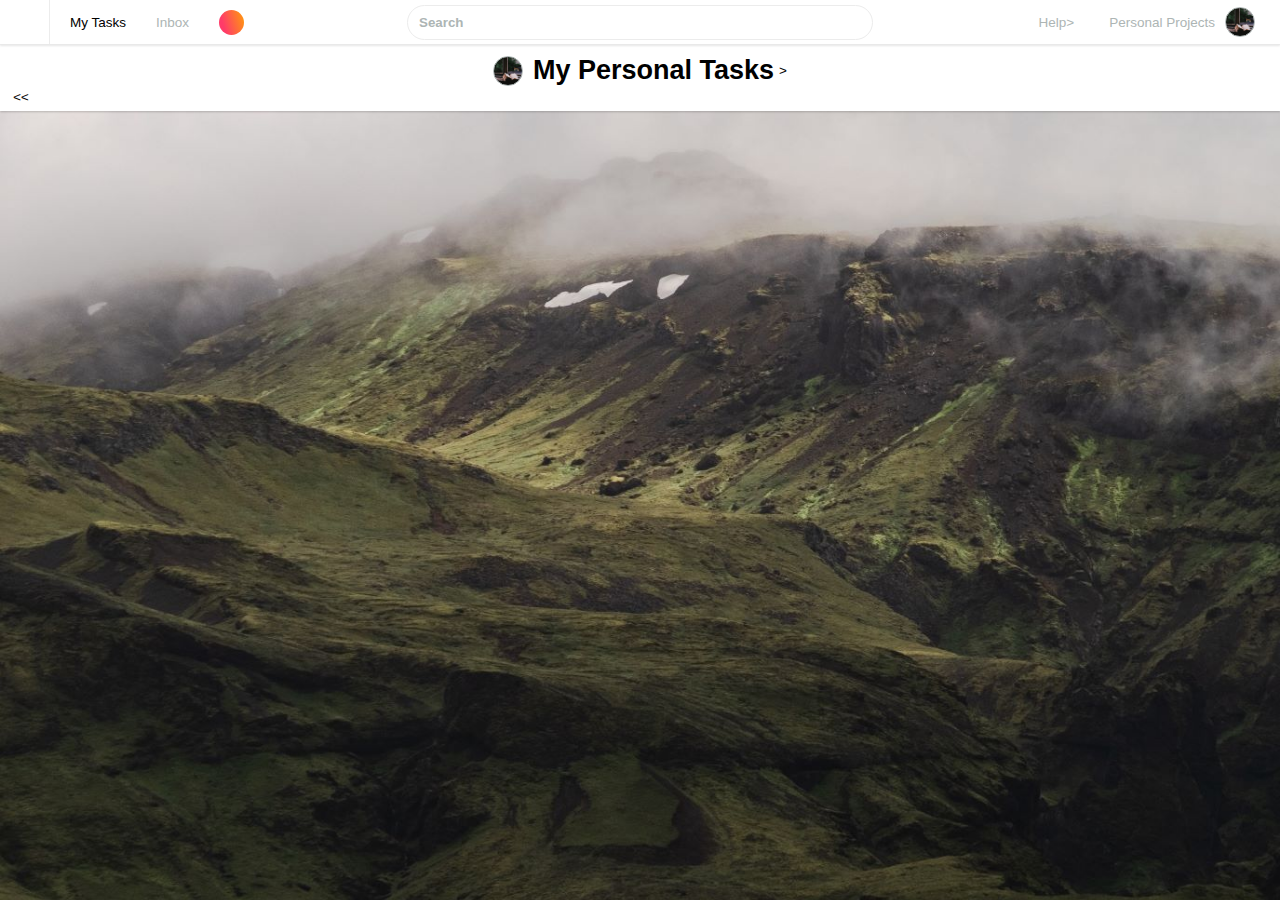
<file: index.htm>
<!DOCTYPE html>
<html lang="en">
<head>
   <meta charset="UTF-8">
   <meta name="viewport" content="width=device-width, initial-scale=1.0">
   <meta http-equiv="X-UA-Compatible" content="ie=edge">
   <title>Quero_Tasks</title>
   <link rel="stylesheet" href="styles.css">
   <link rel="stylesheet" href="app/tasks/css/edit.css">
   <link rel="stylesheet" href="app/tasks/css/list.css">
   <link rel="stylesheet" href="app/tasks/css/tasks.css">

</head>
<body>
   <div class="grid">
      <header class="header">
         <div class="header__left">
            <div href="#" class="header__menu">
               <a href="#" class="header__menu-link"></a>
            </div>
            <a href="#" class="header__mytasks">
               My Tasks
            </a>
            <a href="#" class="header__inbox">
               <span>Inbox</span>
            </a>
            <a href="#" class="header__plus"></a>
         </div>
         <div class="header__middle">
            <form class="header__form" action="#" method="GET" onsubmit="return false" role="search">
               <div class="header__lens-icon"></div>
               <input class="header__input" type="text" placeholder="Search"/>
            </form>
         </div>
         <div class="header__right">
            <a href="#" class="header__help">
               Help
               <span class="header__arrow">></span>
            </a>
            <a href="#" class="header__projects">
               Personal Projects
            </a>
            <div class="header__user-img"></div>
         </div>
      </header>
      <main class="main">
         <div class="main___head">
         <div class="main__row">
            <div class="main__user-img"></div>
            <h1 class="main__title">My Personal Tasks</h1>
            <span class="main__arrow">></span>
         </div> 
         <div class="main__row-2">
            <span class="main__double-arrow">>></span>
         </div>
         </div>
         <div class="main__body">
            <!--
            <div class="tasks">
               <div class="tasks__l-box">
                  <div class="tasks__box">
                     <div class="tasks__header">
                        <button type="button" class="tasks__add">Add Task</button>
                        <button type="button" class="tasks__config"></button>
                     </div>
                     <div class="tasks__body">
                        <ul class="tasks__list">
                           <div class="tasks__line">
                              <li class="task">
                                 <button type="button" class="task__badge">
                                    <span class="task__badge-l">L</span>
                                 </button>
                                 <p class="task__text">Work it Harder</p>
                              </li>
                           </div>
                           <div class="tasks__line">
                              <li class="task">
                                 <button type="button" class="task__badge">
                                    <span class="task__badge-l">L</span>
                                 </button>
                                 <p class="task__text">Make it better</p>
                              </li>
                           </div>
                           <div class="tasks__line">
                           </div>
                           <div class="tasks__line">
                           </div>
                           <div class="tasks__line">
                           </div>
                           <div class="tasks__line">
                           </div>
                           <div class="tasks__line">
                           </div>
                           <div class="tasks__line">
                           </div>
                        </ul>
                     </div>
                  </div>
               </div>
               <div class="edit">
                  <div class="edit__box">
                     <div class="edit__header">
                        <div class="edit__user-img"></div>
                        <div class="edit__user-name">Roger Garcia</div>
                        <div class="edit__user-status"></div>
                        <button class="edit__date">
                           <div class="edit__date-icon"></div>
                           <div class="edit__date-text">Due Date</div>
                        </button>
                        <button class="edit__button"></button>
                        <button class="edit__button"></button>
                        <button class="edit__button"></button>
                        <button class="edit__button"></button>
                        <button class="edit__close">
                           <span class="edit__close-text">+</span>
                        </button>
                     </div>
                     <div class="edit__body">
                        <form action="#" class="edit__form">
                           <div class="edit__title-box">
                              <button class="edit__badge">
                                 <span class="edit__badge-l">L</span>
                              </button>
                              <input type="text" class="edit__title" placeholder="New Task" />
                           </div>
                           <textarea type="text" class="edit__description"
                              placeholder="Description" rows="3"
                           ></textarea>
                        </form>
                     </div>
                  </div>
               </div>
            </div>
            -->
         </div>
      </main>
      <script>
         _ = {}
      </script>
      <script src="app/model.js"></script>
      <script src="app/app.js"></script>
      <script src="app/tasks/tasksView.js"></script>
      <script src="app/tasks/listView.js"></script>
      <script src="app/tasks/editView.js"></script>
      <script src="app/tasks/tasksController.js"></script>
      <script src="app/tasks/tasks.js"></script>
      <script src="app/lib/lib.js"></script>
      <script src="main.js"></script>
   </div>
</body>
</html>
</file>
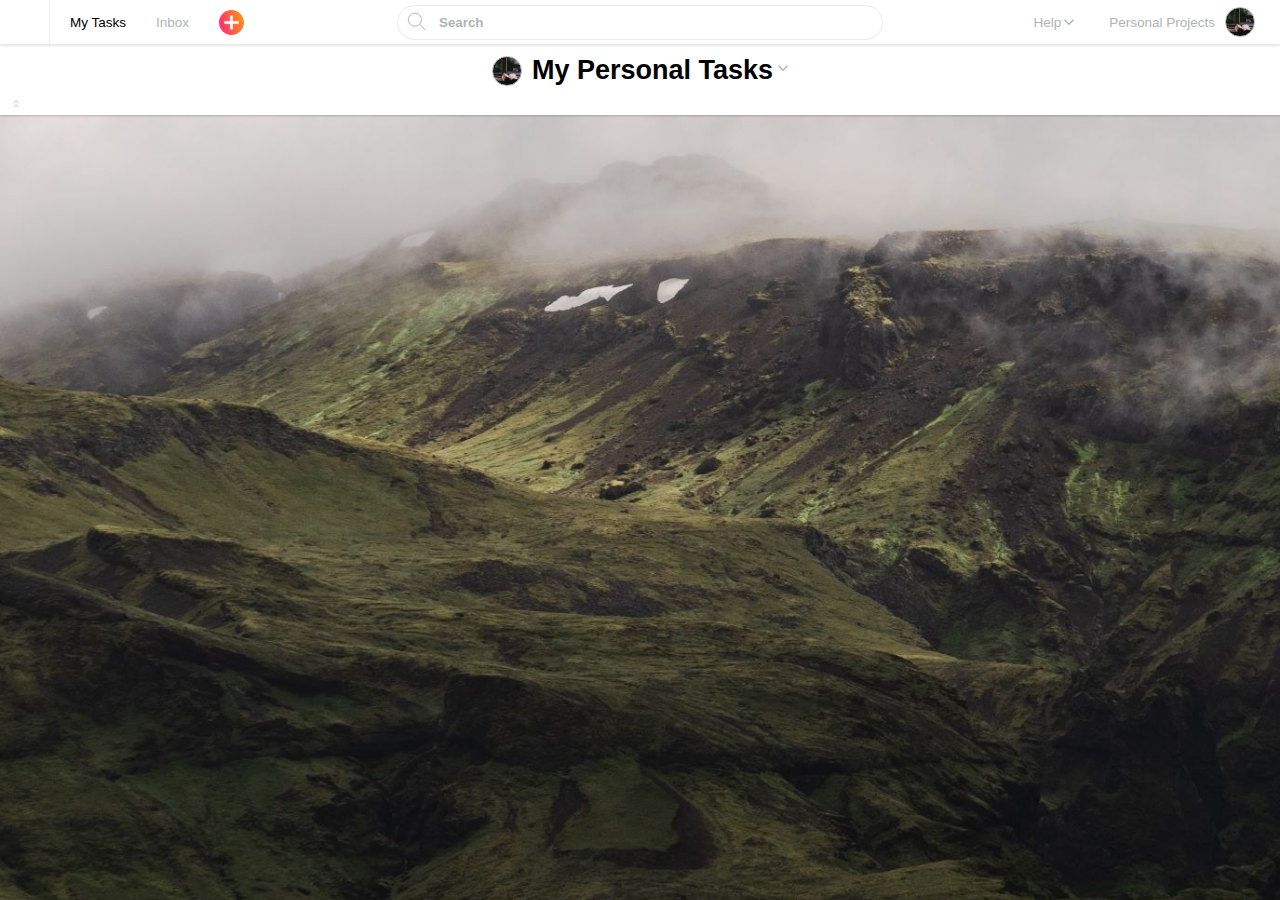
<file: index.html>
<!DOCTYPE html>
<html lang="en">
<head>
   <meta charset="UTF-8">
   <meta name="viewport" content="width=device-width, initial-scale=1.0">
   <meta http-equiv="X-UA-Compatible" content="ie=edge">
   <title>Quero_Tasks</title>
   <link rel="stylesheet" href="styles.css">
   <link rel="stylesheet" href="app/tasks/css/edit.css">
   <link rel="stylesheet" href="app/tasks/css/list.css">
   <link rel="stylesheet" href="app/tasks/css/tasks.css">

</head>
<body>
   <div class="grid">
      <header class="header">
         <div class="header__left">
            <div href="#" class="header__menu">
               <a href="#" class="header__menu-link">
                  <span class="js-icon header__menu-icon" data-id="menu"></span>
               </a>
            </div>
            <a href="#" class="header__mytasks">
               My Tasks
            </a>
            <a href="#" class="header__inbox">
               <span>Inbox</span>
            </a>
            <a href="#" class="header__plus">
               <span class="js-icon" data-id="plus"></span>
            </a>
         </div>
         <div class="header__middle">
            <form class="header__form" action="#" method="GET"  role="search">
               <div class="header__lens">
                  <span class="js-icon header__lens-icon" data-id="lens"></span>
               </div>
               <input class="header__input" type="text" placeholder="Search"/>
            </form>
         </div>
         <div class="header__right">
            <a href="#" class="header__help">
               Help
               <span class="js-icon header__help-arrow" data-id="arrow"></span>
            </a>
            <a href="#" class="header__projects">
               Personal Projects
            </a>
            <div class="header__user-img"></div>
         </div>
      </header>
      <main class="main">
         <div class="main___head">
         <div class="main__row">
            <div class="main__user-img"></div>
            <h1 class="main__title">My Personal Tasks</h1>
            <span class="js-icon main__arrow" data-id="arrow"></span>
         </div> 
         <button type="button" class="main__row-2">
            <span class="js-icon main__double-arrow" data-id="arrow"></span>
            <span class="js-icon main__double-arrow" data-id="arrow"></span>
         </button>
         </div>
         <div class="main__body">
         </div>
      </main>
   </div>


    
   <!--ICONS-->
   <svg class="js-template" data-id="arrow" xmlns:xlink="http://www.w3.org/1999/xlink" xmlns="http://www.w3.org/2000/svg"
      version="1.1" viewBox="0.0 0.0 250.0 250.0" fill="none" stroke="none" stroke-linecap="square" stroke-miterlimit="10">
      <g>
         <path stroke="unset" stroke-width="34.0" stroke-linejoin="round" stroke-linecap="butt"
            d="m237.17455 67.26206l-112.4059 115.47808l-111.9441 -115.00609" fill-rule="evenodd"/>
      </g>
   </svg>

   <svg class="js-template" data-id="plus" version="1.1" viewBox="0.0 0.0 500.0 500.0" fill="none" stroke="none" stroke-linecap="square" stroke-miterlimit="10"
      xmlns:xlink="http://www.w3.org/1999/xlink" xmlns="http://www.w3.org/2000/svg">
      <g >
         <path stroke="#ffffff" fill="#ffffff" stroke-width="9.0" stroke-linejoin="round" stroke-linecap="butt" d="m16.88046 208.48038l191.59991 0l0 -187.57243l83.039246 0l0 187.57243l191.59991 0l0 83.039246l-191.59991 0l0 187.57242l-83.039246 0l0 -187.57242l-191.59991 0z"
            fill-rule="evenodd" />
      </g>
   </svg>

   <svg class="js-template" data-id="mark" version="1.1" viewBox="0.0 0.0 500.0 500.0" fill="none" stroke="none" stroke-linecap="square" stroke-miterlimit="10"
      xmlns="http://www.w3.org/2000/svg" xmlns:xlink="http://www.w3.org/1999/xlink">
      <g >
      <path stroke="unset" stroke-width="55.0" stroke-linejoin="round" stroke-linecap="butt" d="m48.010498 225.77827l83.177124 196.03508l336.56348 -317.56116"
         fill-rule="evenodd"></path>
      </g>
   </svg>

   <svg class="js-template" data-id="menu" xmlns:xlink="http://www.w3.org/1999/xlink" xmlns="http://www.w3.org/2000/svg" version="1.1" viewBox="0.0 0.0 500.0 500.0"
      fill="none" stroke="none" stroke-linecap="square" stroke-miterlimit="10">
      <g>
         <path stroke="unset" stroke-width="44.0" stroke-linejoin="round" stroke-linecap="butt" d="m55.43307 106.08399l0 0c0 -0.32180786 0.2608719 -0.58267975 0.58267593 -0.58267975l387.9685 0c0.15454102 0 0.30273438 0.06138611 0.41201782 0.17066193c0.10928345 0.10927582 0.1706543 0.2574768 0.1706543 0.41201782l0 0l0 0c0 0.32180023 -0.26086426 0.5826721 -0.5826721 0.5826721l-387.9685 0c-0.32180405 0 -0.58267593 -0.2608719 -0.58267593 -0.5826721z"
            fill-rule="evenodd" />
         <path stroke="unset" stroke-width="44.0" stroke-linejoin="round" stroke-linecap="butt" d="m50.38845 250.0l0 0c0 -0.32180786 0.2608757 -0.5826721 0.58267975 -0.5826721l387.9685 0c0.15454102 0 0.30273438 0.06138611 0.41201782 0.1706543c0.10925293 0.10928345 0.1706543 0.2574768 0.1706543 0.41201782l0 0l0 0c0 0.32180786 -0.26086426 0.5826721 -0.5826721 0.5826721l-387.9685 0c-0.32180405 0 -0.58267975 -0.26086426 -0.58267975 -0.5826721z"
            fill-rule="evenodd" />
         <path stroke="unset" stroke-width="44.0" stroke-linejoin="round" stroke-linecap="butt" d="m55.43307 393.91602l0 0c0 -0.32180786 0.2608719 -0.5826721 0.58267593 -0.5826721l387.9685 0c0.15454102 0 0.30273438 0.06137085 0.41201782 0.1706543c0.10928345 0.10928345 0.1706543 0.2574768 0.1706543 0.41201782l0 0l0 0c0 0.32180786 -0.26086426 0.5826721 -0.5826721 0.5826721l-387.9685 0c-0.32180405 0 -0.58267593 -0.26086426 -0.58267593 -0.5826721z"
            fill-rule="evenodd" />
      </g>
   </svg>

   <svg class="js-template" data-id="connect" xmlns:dc="http://purl.org/dc/elements/1.1/" xmlns:cc="http://creativecommons.org/ns#" xmlns:rdf="http://www.w3.org/1999/02/22-rdf-syntax-ns#"
      xmlns:svg="http://www.w3.org/2000/svg" xmlns="http://www.w3.org/2000/svg" id="svg8" version="1.1" viewBox="0 0 32.29 32.29"
      height="500" width="500">
      <defs id="defs2" />
      <g transform="translate(0,-164.70832)" id="layer1">
         <g style="stroke-width:0.83729219" transform="matrix(1.2,0,0,1.1886792,-2.84152,-33.270317)" id="g5203">
            <path style="fill:none; stroke-width:1.35180831; stroke-linecap:butt; stroke-linejoin:miter; stroke-miterlimit:4; stroke-dasharray:none; stroke-opacity:1"
               d="m 6.458,169.35808 v 14.2076 c 0,0 0,3.8748 3.8748,3.8748 h 10.3328" id="path5170" />
            <path style="fill:none; stroke-width:1.35180831; stroke-linecap:butt; stroke-linejoin:miter; stroke-miterlimit:4; stroke-dasharray:none; stroke-opacity:1"
               d="M 6.458,176.33272 H 20.6656" id="path5172" />
            <path style="opacity:1; fill:none; fill-opacity:1; fill-rule:nonzero; stroke-width:1.35180831; stroke-linecap:butt; stroke-linejoin:round; stroke-miterlimit:4; stroke-dasharray:none; stroke-opacity:1; paint-order:markers stroke fill"
               d="m 25.832,176.33272 a 2.5831999,2.5831999 0 0 1 -2.5832,2.5832 2.5831999,2.5831999 0 0 1 -2.5832,-2.5832 2.5831999,2.5831999 0 0 1 2.5832,-2.5832 2.5831999,2.5831999 0 0 1 2.5832,2.5832 z"
               id="path5174" />
            <path id="path5186" d="m 25.832,187.44048 a 2.5831999,2.5831999 0 0 1 -2.5832,2.5832 2.5831999,2.5831999 0 0 1 -2.5832,-2.5832 2.5831999,2.5831999 0 0 1 2.5832,-2.5832 2.5831999,2.5831999 0 0 1 2.5832,2.5832 z"
               style="opacity:1; fill:none; fill-opacity:1; fill-rule:nonzero; ; stroke-width:1.35180831; stroke-linecap:butt; stroke-linejoin:round; stroke-miterlimit:4; stroke-dasharray:none; stroke-opacity:1; paint-order:markers stroke fill"
            />
         </g>
      </g>
   </svg>

   <svg class="js-template" data-id="clip" xmlns:dc="http://purl.org/dc/elements/1.1/" xmlns:cc="http://creativecommons.org/ns#" xmlns:rdf="http://www.w3.org/1999/02/22-rdf-syntax-ns#"
      xmlns:svg="http://www.w3.org/2000/svg" xmlns="http://www.w3.org/2000/svg" id="svg8" version="1.1" viewBox="0 0 500 500" height="500"
      width="500" style="transform: rotate(45deg);">
      <defs id="defs2" />
      <g transform="translate(0,-164.70832)" id="layer1">
         <path id="path5246" d="m 204.1671,319.99122 v 0 A 42.916461,46.233858 0 0 1 247.08355,273.75744 42.916461,46.233858 0 0 1 290,319.99122"
            style="opacity:1;fill:none;fill-opacity:1;fill-rule:nonzero;stroke-width:25;stroke-linecap:butt;stroke-linejoin:miter;stroke-miterlimit:4;stroke-dasharray:none;stroke-opacity:1;paint-order:markers stroke fill"/>
         <path id="path5239" d="M 137.06089,320.34573 A 110.46955,113.21628 0 0 1 247.53047,207.12946 110.46955,113.21628 0 0 1 358,320.34573"
            style="opacity:1;fill:none;fill-opacity:1;fill-rule:nonzero;stroke-width:25;stroke-linecap:butt;stroke-linejoin:miter;stroke-miterlimit:4;stroke-dasharray:none;stroke-opacity:1;paint-order:markers stroke fill"/>
         <path id="path5248-2" d="M 358,318.2933 V 504.70832" style="fill:none;stroke-width:25;stroke-linecap:butt;stroke-linejoin:miter;stroke-miterlimit:4;stroke-dasharray:none;stroke-opacity:1"/>
         <path id="path5248-2-5" d="m 204.1671,319.99122 v 184.7171" style="fill:none;stroke-width:25;stroke-linecap:butt;stroke-linejoin:miter;stroke-miterlimit:4;stroke-dasharray:none;stroke-opacity:1"/>
         <path id="path5239-6" d="m 358,504.70832 a 76.916467,81.798955 0 0 1 -76.91646,81.7986 76.916467,81.798955 0 0 1 -76.91644,-81.7986"
            style="opacity:1;fill:none;fill-opacity:1;fill-rule:nonzero;stroke-width:25;stroke-linecap:butt;stroke-linejoin:miter;stroke-miterlimit:4;stroke-dasharray:none;stroke-opacity:1;paint-order:markers stroke fill"/>
         <path id="path5248" d="M 290,319.70832 V 444.07091" style="fill:none;stroke-width:25;stroke-linecap:butt;stroke-linejoin:miter;stroke-miterlimit:4;stroke-dasharray:none;stroke-opacity:1"/>
         <path id="path5248-4" d="m 137.06089,320.34573 v 50.93995" style="fill:none;stroke-width:25;stroke-linecap:butt;stroke-linejoin:miter;stroke-miterlimit:4;stroke-dasharray:none;stroke-opacity:1"/>
      </g>
   </svg>

   <svg class="js-template" data-id="lens" xmlns:dc="http://purl.org/dc/elements/1.1/" xmlns:cc="http://creativecommons.org/ns#" xmlns:rdf="http://www.w3.org/1999/02/22-rdf-syntax-ns#"
      xmlns:svg="http://www.w3.org/2000/svg" xmlns="http://www.w3.org/2000/svg" id="svg8" version="1.1" viewBox="0 0 500 500" height="500"
      width="500">
      <defs id="defs2" />
      <g transform="translate(0,-164.70832)" id="layer1">
         <path id="path5414" d="m 361.27502,355.94882 c 0,44.27557 -18.34195,84.35956 -47.99687,113.37467 -29.65491,29.01511 -70.62279,46.96133 -115.87465,46.96133 -90.50376,0 -163.871535,-71.78487 -163.871535,-160.336 0,-88.55112 73.367775,-160.33599 163.871535,-160.33599 90.50374,0 163.87152,71.78487 163.87152,160.33599 z"
         style="opacity:1;fill:none;fill-opacity:1;fill-rule:nonzero;stroke-width:25;stroke-linecap:butt;stroke-linejoin:miter;stroke-miterlimit:4;stroke-dasharray:none;stroke-opacity:1;paint-order:markers stroke fill"
         />
         <path id="path5419" d="M 313.28266,469.31967 461.43672,617.90644" style="fill:none;stroke-width:25;stroke-linecap:butt;stroke-linejoin:miter;stroke-miterlimit:4;stroke-dasharray:none;stroke-opacity:1"
         />
      </g>
   </svg>

   <svg class="js-template" data-id="calendar" xmlns:dc="http://purl.org/dc/elements/1.1/" xmlns:cc="http://creativecommons.org/ns#" xmlns:rdf="http://www.w3.org/1999/02/22-rdf-syntax-ns#"
      xmlns:svg="http://www.w3.org/2000/svg" xmlns="http://www.w3.org/2000/svg" id="svg8" version="1.1" viewBox="0 0 500 500" height="500"
      width="500">
      <defs id="defs2" />
      <g transform="translate(0,-164.70832)" id="layer1">
         <g id="g5553">
            <path style="opacity:1;fill:none;fill-opacity:1;fill-rule:nonzero;;stroke-width:25;stroke-linecap:butt;stroke-linejoin:miter;stroke-miterlimit:4;stroke-dasharray:none;stroke-opacity:1;paint-order:markers stroke fill" d="M 59.081181,224.70831 H 440.91883 V 618.88913 H 59.081181 Z" id="rect5421" />
            <path style="fill:none;;stroke-width:25;stroke-linecap:butt;stroke-linejoin:miter;stroke-opacity:1;stroke-miterlimit:4;stroke-dasharray:none" d="M 59.081181,334.70832 H 440.91883" id="path5425" />
            <path style="fill:none;;stroke-width:25;stroke-linecap:butt;stroke-linejoin:miter;stroke-miterlimit:4;stroke-dasharray:none;stroke-opacity:1" d="m 336.58283,191.95831 v 65.5" id="path5427" />
            <path style="fill:none;;stroke-width:25;stroke-linecap:butt;stroke-linejoin:miter;stroke-miterlimit:4;stroke-dasharray:none;stroke-opacity:1" d="m 179.60512,191.95831 v 65.5" id="path5427-4" />
            <g id="g5536">
            <path style="opacity:1;fill:lightgray;fill-opacity:1;fill-rule:nonzero;stroke:none;stroke-width:25;stroke-linecap:butt;stroke-linejoin:miter;stroke-miterlimit:4;stroke-dasharray:none;stroke-opacity:1;paint-order:markers stroke fill" d="m 268.05266,519.15299 h 38.70529 v 41.40566 h -38.70529 z" id="path5480" />
            <path id="path5482" d="m 201.97861,519.15299 h 38.70528 v 41.40566 h -38.70528 z" style="opacity:1;fill:lightgray;fill-opacity:1;fill-rule:nonzero;stroke:none;stroke-width:25;stroke-linecap:butt;stroke-linejoin:miter;stroke-miterlimit:4;stroke-dasharray:none;stroke-opacity:1;paint-order:markers stroke fill" />
            <path style="opacity:1;fill:lightgray;fill-opacity:1;fill-rule:nonzero;stroke:none;stroke-width:25;stroke-linecap:butt;stroke-linejoin:miter;stroke-miterlimit:4;stroke-dasharray:none;stroke-opacity:1;paint-order:markers stroke fill" d="m 135.90455,519.15299 h 38.70529 v 41.40566 h -38.70529 z" id="path5484" />
            <path id="path5486" d="m 334.12672,450.37857 h 38.70529 v 41.40565 h -38.70529 z" style="opacity:1;fill:lightgray;fill-opacity:1;fill-rule:nonzero;stroke:none;stroke-width:25;stroke-linecap:butt;stroke-linejoin:miter;stroke-miterlimit:4;stroke-dasharray:none;stroke-opacity:1;paint-order:markers stroke fill" />
            <path style="opacity:1;fill:lightgray;fill-opacity:1;fill-rule:nonzero;stroke:none;stroke-width:25;stroke-linecap:butt;stroke-linejoin:miter;stroke-miterlimit:4;stroke-dasharray:none;stroke-opacity:1;paint-order:markers stroke fill" d="m 268.05266,450.37857 h 38.70529 v 41.40565 h -38.70529 z" id="path5488" />
            <path id="path5490" d="m 201.97861,450.37857 h 38.70528 v 41.40565 h -38.70528 z" style="opacity:1;fill:lightgray;fill-opacity:1;fill-rule:nonzero;stroke:none;stroke-width:25;stroke-linecap:butt;stroke-linejoin:miter;stroke-miterlimit:4;stroke-dasharray:none;stroke-opacity:1;paint-order:markers stroke fill" />
            <path style="opacity:1;fill:lightgray;fill-opacity:1;fill-rule:nonzero;stroke:none;stroke-width:25;stroke-linecap:butt;stroke-linejoin:miter;stroke-miterlimit:4;stroke-dasharray:none;stroke-opacity:1;paint-order:markers stroke fill" d="m 135.90455,450.37857 h 38.70529 v 41.40565 h -38.70529 z" id="path5492" />
            <path id="path5494" d="m 334.12672,381.60415 h 38.70529 v 41.40565 h -38.70529 z" style="opacity:1;fill:lightgray;fill-opacity:1;fill-rule:nonzero;stroke:none;stroke-width:25;stroke-linecap:butt;stroke-linejoin:miter;stroke-miterlimit:4;stroke-dasharray:none;stroke-opacity:1;paint-order:markers stroke fill" />
            <path style="opacity:1;fill:lightgray;fill-opacity:1;fill-rule:nonzero;stroke:none;stroke-width:25;stroke-linecap:butt;stroke-linejoin:miter;stroke-miterlimit:4;stroke-dasharray:none;stroke-opacity:1;paint-order:markers stroke fill" d="m 268.05266,381.60415 h 38.70529 v 41.40565 h -38.70529 z" id="path5496" />
            <path id="path5498" d="m 201.97861,381.60415 h 38.70528 v 41.40565 h -38.70528 z" style="opacity:1;fill:lightgray;fill-opacity:1;fill-rule:nonzero;stroke:none;stroke-width:25;stroke-linecap:butt;stroke-linejoin:miter;stroke-miterlimit:4;stroke-dasharray:none;stroke-opacity:1;paint-order:markers stroke fill" />
            </g>
         </g>
      </g>
   </svg>

   <svg class="js-template" data-id="heart" xmlns:dc="http://purl.org/dc/elements/1.1/" xmlns:cc="http://creativecommons.org/ns#" xmlns:rdf="http://www.w3.org/1999/02/22-rdf-syntax-ns#"
      xmlns:svg="http://www.w3.org/2000/svg" xmlns="http://www.w3.org/2000/svg" id="svg8" version="1.1" viewBox="50 50 500 500"
      height="500" width="500">
      <g transform="translate(0,-164.70832)" id="layer1">
         <g id="g1123">
            <path d="m 473.99857,467.08791 v 0 L 298.15242,642.73175 122.30627,467.08791 m 0.59733,0.75221 a 103.18171,103.05579 0 0 1 -0.41766,-0.41405 v 0 a 103.18171,103.05579 0 0 1 0,-145.7429 103.18171,103.05579 0 0 1 145.4838,-0.43407 m 59.53665,0.6748 a 102.79858,103.25132 0 0 1 0.413,-0.41794 v 0 a 102.79858,103.25132 0 0 1 145.37916,0 102.79858,103.25132 0 0 1 0.43298,145.58195 m -206.41611,-146.48414 41.12482,37.76767 m 19.47958,-36.86591 -36.53265,37.01448"
            style="fill:none;fill-opacity:0.80402012;stroke-width:25;stroke-linecap:butt;stroke-linejoin:miter;stroke-miterlimit:4;stroke-dasharray:none;stroke-opacity:1"
            id="path1034-5" />
         </g>
      </g>
   </svg>


   <svg class="js-template" data-id="dots"  xmlns:dc="http://purl.org/dc/elements/1.1/" xmlns:cc="http://creativecommons.org/ns#" xmlns:rdf="http://www.w3.org/1999/02/22-rdf-syntax-ns#"
      xmlns:svg="http://www.w3.org/2000/svg" xmlns="http://www.w3.org/2000/svg" id="svg8" version="1.1" viewBox="50 50 500 500"
      height="500" width="500">
      <defs id="defs2" />
      <g transform="translate(0,-164.70832)" id="layer1">
        <g transform="translate(-4.556385,14.154885)" id="g1181">
          <path d="m 188.89597,450.55344 a 35.860416,35.860416 0 0 1 -35.86042,35.86041 35.860416,35.860416 0 0 1 -35.86041,-35.86041 35.860416,35.860416 0 0 1 35.86041,-35.86042 35.860416,35.860416 0 0 1 35.86042,35.86042 z m 303.04166,0 a 35.860416,35.860416 0 0 1 -35.86042,35.86041 35.860416,35.860416 0 0 1 -35.86042,-35.86041 35.860416,35.860416 0 0 1 35.86042,-35.86042 35.860416,35.860416 0 0 1 35.86042,35.86042 z m -151.52085,0 a 35.860416,35.860416 0 0 1 -35.86041,35.86041 35.860416,35.860416 0 0 1 -35.86042,-35.86041 35.860416,35.860416 0 0 1 35.86042,-35.86042 35.860416,35.860416 0 0 1 35.86041,35.86042 z"
            style="opacity:1;fill:lightgray;fill-opacity:1;stroke:none;stroke-width:25;stroke-linecap:square;stroke-linejoin:miter;stroke-miterlimit:4;stroke-dasharray:none;stroke-opacity:1"
            id="path1126-6" />
        </g>
      </g>
   </svg>
   <!--ICONS-->



    <script>
       _ = {}
    </script>
    <script src="app/model.js"></script>
    <script src="app/app.js"></script>
    <script src="app/tasks/tasksView.js"></script>
    <script src="app/tasks/listView.js"></script>
    <script src="app/tasks/editView.js"></script>
    <script src="app/tasks/tasksController.js"></script>
    <script src="app/tasks/tasks.js"></script>
    <script src="app/lib/lib.js"></script>
    <script src="app/lib/icons.js"></script>
    <script src="main.js"></script>
</body>
</html>
</file>
<file: styles.css>
html {
   font-size: 13.5px;
   font-weight: 500;
   height: 100%;
   font-family: Helvetica, Arial, sans-serif;
}

body {
   margin: 0;
   text-rendering: optimizeLegibility;
   height: 100%;
}

* {
   box-sizing: border-box;
}

button {
   user-select: none;
   cursor: pointer;
}

.js-template {
   display: none;
}

.transition_t {
   transition: 100ms transform;
}

.transition_t-o {
   transition: 100ms transform, 100ms opacity;
}

.transition_t-w {
   transition: 100ms transform, 100ms width;
}


.grid {
   display: flex;
   flex-direction: column;
   height: 100%;
   overflow: hidden;
}

.header {
   height: 45px;
   display: flex;
   border-bottom: 1px solid #ececec;
   flex-shrink: 0;
   box-shadow: 0px 0.5px 2px 0px rgba(0,0,0,0.1);
}
   
   .header__left {
      flex-grow: 1;
      flex-basis: 10%;
      display: flex;
      align-items: center
   }
   
      .header__menu {
         width: 50px;
         border-right: 1px solid #ececec;
         align-self: stretch;
         margin-right: 20px;
         display: flex;
         align-items: center;
         justify-content: center;
      }

         .header__menu-link {
            display: inline;
         }

         .header__menu-icon {
            fill: #adb5b4;
            height: 20px;
         }

      /**/

      .header__mytasks {
         margin-right: 30px;
         text-decoration: none;
         color: black;
      }

      .header__inbox {
         margin-right: 30px;
         text-decoration: none;
         color: #adb5b4;
      }

      .header__plus {
         background-image: linear-gradient( 73deg, #ff3b69 22%, #ff9d0a 100%);
         height: 25px;
         width: 25px;
         border-radius: 100%;
         padding: 5px;
         flex-shrink: 0;
      }

   /**/
   
   .header__middle {
      flex-grow: 1;
      display: flex;
      justify-content: center;
      align-items: center;
   }

      .header__form{
         border: 1px solid #ececec;
         border-radius: 20px;
         padding: 3px;
         padding-left: 9px;
         margin: 0px 10px 0px 10px;
         height: 35px;
         display: flex;
         flex-grow: 1;
         align-items: center;
      }

         .header__lens{
            display: flex;
            width: 20px;
            height: 20px;
            margin-right: 10px;
            border-radius: 100%;
         }
         
            .header__lens svg {
               height: 20px;
               stroke: #adb5b4;
            }

         /**/


         .header__input{
            outline: none;
            border: none;
            font-weight: 600;
            flex-grow: 1;
         }

         .header__input::placeholder {
            color: #adb5b4;
         }

      /**/

   /**/


   .header__right {
      flex-grow: 1;
      flex-basis: 10%;
      display: flex;
      justify-content: flex-end;
      align-items: center;
   }

      .header__help {
         margin-right: 35px;
         text-decoration: none;
         color: #adb5b4;
         display: flex;
         align-items: center;
      }

         .header__help-arrow {
            stroke: #adb5b4;
            height: 10px;
            margin-left: 3px;
         }

      /**/

      .header__projects {
         margin-right: 15px;
         text-decoration: none;
         color: #adb5b4;
         margin-right: 10px;
      }

      .header__user-img {
         border: 1px solid #adb5b4;
         height: 30px;
         width: 30px;
         border-radius: 100%;
         margin-right: 25px;
         flex-shrink: 0;
         background: top/cover url("img/user.jpg");
      }

   /**/

/**/

.main{
   display: flex;
   flex-direction: column;
   flex-grow: 1;
}
   .main___head{
      display: block;
      box-shadow: 0px 1px 2px 0px rgba(0,0,0,0.2);
      z-index: 1;
   }
      .main__row{
         padding: 10px 0px;
         display: flex;
         justify-content: center;
         align-items: center;
      }
         
         .main__user-img{
            border: 1px solid #adb5b4;
            background-color: white;
            height: 30px;
            width: 30px;
            border-radius: 100%;
            margin-right: 10px;
            background: top/cover url("img/user.jpg");
         }

         .main__title {
            margin: 0;
            margin-right: 5px;
         }

         .main__arrow{
            margin-top: 8px;
            align-self: flex-start;
            stroke: #adb5b4;
            height: 10px;
         }

      /**/

      .main__row-2{
         padding: 3px;
         outline: none;
         background: none;
         border: none;
         margin: 0 0 5px 10px;
         display: flex;
         flex-direction: column;
         align-items: flex-start;
      }

         .main__double-arrow {
            transform: rotate(180deg);
            stroke: #adb5b4;
            height: 6px;
            margin-bottom: -2px;
         }
      
      /**/

   /**/

   .main__body {
      flex-grow: 1;
      background: top/cover url("img/bg.jpg");
      display: flex;
      justify-content: center;
   }

/**/
</file>
<file: app/tasks/css/edit.css>
.edit{
   width: 100%;
   box-shadow: 0px 1px 4px 0px rgba(0,0,0,0.20);
}

   .edit__box{
      height: 100%;
      border-radius: 3px 3px 0px 0px;
      background: white;
      display: flex;
      flex-direction: column;
   }

      .edit__header {
         height: 50px;
         border-bottom: 1px solid #ececec;
         display: flex;
         align-items: center;
         flex-shrink: 0;
         padding-left: 25px;
      }

         .edit__user-img{
            border: 1px solid #adb5b4;
            background-color: white;
            height: 30px;
            width: 30px;
            border-radius: 100%;
            margin-right: 10px;
            flex-shrink: 0;
            background: top/cover url("../../../img/user.jpg");
         }
         
         .edit__user-name {
            color: black;
            margin-right: 10px;
         }
         
         .edit__user-status{
            height: 15px;
            width: 15px;
            border: 2px solid #adb5b4;
            border-radius: 100%;
            margin-right: 25px;
            flex-shrink: 0;
         }
         
         .edit__date{
            display: block;
            outline: none;
            background: none;
            border: none;
            display: flex;
            align-items: center;
         }

            .edit__date-icon{
               border: 1px solid #adb5b4;
               border-radius: 100%;
               border-style: dashed;
               height: 30px;
               width: 30px;
            }
         
            .edit__date-text{
               color: #adb5b4;
               margin: 0 15px 0 5px;
            }
         
         /**/
         
         .edit__button {
            outline: none;
            background: none;
            border: 1px solid #adb5b4;
            height: 30px;
            width: 30px;
            border-radius: 100%;
            margin-right: 10px;
            padding: 0;
         }

         .edit__icon {
            height: 28px;
            display: flex;
            justify-content: center;
            align-items: center;
            width: 28px;
         }

            .edit__icon svg {
               height: 20px;
               width: 20px;
               stroke: #adb5b4;
            }

         /**/

         .edit__close {
            outline: none;
            background: none;
            border: none;
            align-self: flex-start;
            margin: 3px 5px;
            padding: 0 5px;
            color: #adb5b4;
            font-size: 30px;
            font-weight: 400;
            margin-left: auto;
         }

            .edit__close-text {
               pointer-events: none;
               display: inline-block;
               transform: rotate(45deg);
            }

         /**/
      /**/
      
      .edit__body {
         padding: 50px 20px 20px;
         overflow-y: overlay;
      }

         .edit__body::-webkit-scrollbar {
            width: 5px;
         }
         
         .edit__body::-webkit-scrollbar-thumb {
            background-color: #adb5b4;
         }

         .edit__form{
            display: flex;
            flex-direction: column;
         }
      
            .edit__title-box{
               display: flex;
               align-items: center;
               padding: 3px 5px;
               border: 1px solid transparent;
               border-radius: 3px;
               margin-bottom: 5px;
            }

               .edit__title-box:hover{
                  border: 1px solid #ececec;
               }

               .edit__title-box--focus {
                  border-color: transparent !important;
                  /*box-shadow: 0 0 0 2px lightskyblue;*/
               }

               .edit__badge {
                  background-color: unset;
                  border: 1px solid #adb5b4;
                  border-radius: 100%;
                  height: 30px;
                  width: 30px;
                  outline: unset;
               }

                  .edit__badge--done {
                     border-color: lightseagreen;
                  }

                  .edit__badge svg {
                     pointer-events: none;
                     stroke: #adb5b4;
                  }
                  
                  .edit__badge--done svg {
                     stroke: lightseagreen;
                  }

               /**/

               .edit__title{
                  font-family: Helvetica, Arial, sans-serif;
                  border: unset;
                  font-weight: 600;
                  font-size: 1.8rem;
                  outline: none;
                  flex-grow: 1;
                  padding: 0px 0px 0px 10px;
               }

                  .edit__title::placeholder {
                     color: #adb5b4;
                  }
               
               /**/
                  
            /**/

            .edit__description {
               font-family: Helvetica, Arial, sans-serif;
               margin-left: 37px; 
               padding: 5px 10px;
               border: 1px solid transparent;
               resize: none;
               outline: none;
               border-radius: 3px;
            }

               .edit__description:hover {
                  border-color: #ececec;
               }

               .edit__description:focus{
                  border-color: transparent !important;
                  /*box-shadow: 0 0 0 2px lightskyblue;*/
               }

               .edit__description::placeholder {
                  color: #adb5b4;
               }
            
            /**/
         /**/
      /**/

      .edit__footer {
         margin-top: auto;
         padding: 10px 25px 10px 25px;
         display: flex;
         align-items: flex-start;
         background-color: #f6f8f9;
         border-top: 1px solid #ececec;
      }
         .edit__user-img--comments {
            display: initial;
         }

         .edit__comment {
            font-family: Helvetica, Arial, sans-serif; 
            padding: 15px 10px;
            border: 1px solid #ececec;
            resize: none;
            border-radius: 3px;
            flex-grow: 1;
         }

         .edit__user-img--comments {
            border-color: #ececec;
         }

         .edit__comment::placeholder {
            color: #adb5b4;
         }

      /**/
   /**/
/**/
</file>
<file: app/tasks/css/list.css>
.list__box{
   height: 100%;
   border-radius: 3px 3px 0px 0px;
   background: white;
   display: flex;
   flex-direction: column;
   box-shadow: 0px 1px 4px 0px rgba(0,0,0,0.20);
}

   .list__header {
      height: 50px;
      border-bottom: 1px solid #ececec;
      display: flex;
      align-items: center;
      padding-left: 30px;
      padding-right: 20px;
      flex-shrink: 0;
   }

      .list__add {
         outline: none;
         background: none;
         border: 1px solid #14aaf5;
         border-radius: 3px;
         color: #14aaf5;
         padding: 7px;
         font-weight: 600;
      }
      
      .list__config {
         outline: none;
         background: none;
         border: none;
         margin-left: auto;
         display: flex;
         justify-content: center;
         align-items: center;
         
      }

         .list__config svg {
            height: 20px;
            width: 20px;
            stroke: #adb5b4;
         }

      /**/

   /**/

   .list__body {
      display: block;
      overflow-y: overlay;
   }

      .list__body::-webkit-scrollbar {
         width: 5px;
      }
      
      .list__body::-webkit-scrollbar-thumb {
         background-color: #adb5b4;
      }
   
   /**/
   
      .list__list {
      list-style: none;
      margin: 0;
      padding: 2px 0px 50px 0px;
   }

      .list__row {
         display: flex;
         align-items: center;
         cursor: pointer;
      }

         .dragging .list__row {
            cursor: initial;
         }

         .list__row--empty {
            padding: 0px 30px;
            cursor: initial;
         }
         
         .list__row--selected {
            transform: translateY(-1px);
            z-index: 1;
            height: 36px;
            margin-bottom: -1px;
            padding: 1px 0 0 0;
            background-color: #edf8ff;
         }

         .list__drag {
            width: 30px;
            align-self: stretch;
            line-height: 0.5rem;
            font-size: 1.3rem;
            font-weight: 700;
            color: #adb5b4;
            text-align: center;
            padding: 0;
            padding-bottom: 9px;
            visibility: hidden;
            cursor: move;
            background-color: unset;
            border: unset;
         }

            .list__row:hover .list__drag {
               visibility: unset;
            }
            
            .dragging .list__row:hover .list__drag {
               visibility: hidden;
            }

         /**/

         .task {
            flex-grow: 1;
            display: flex;
            align-items: center;
            height: 35px;
            border-bottom: 1px solid #ececec;
            pointer-events: none;
         }

            .list__row--selected .task {
               border-color: transparent; 
            }

            .task__badge {
               border: 1px solid #adb5b4;
               border-radius: 100%;
               background-color: unset;
               height: 20px;
               width: 20px;
               margin-right: 10px;
               padding: 3px;
               outline: unset;
               pointer-events: all;
            }

               .dragging .task__badge {
                  pointer-events: none;
               }
               
               .task__badge svg {
                  pointer-events: none;
                  stroke: #adb5b4;
               }
               
               .task__badge--done {
                  background-color: lightseagreen;
                  border-color: white;
               }

               .task__badge--done svg {
                  stroke: white;
               }

            /**/

            .task__text {
               margin: 0;
            }

            .task__assign {
               visibility: hidden;
               outline: none;
               background: none;
               height: 14px;
               width: 14px;
               padding: 0;
               border: 2px solid #adb5b4;
               border-radius: 100%;
               margin-left: auto;
            }

               .list__row--selected .task__assign {
                  visibility: visible;
               }

            /**/
         /**/

         .list__arrow {
            display: flex;
            visibility: hidden;
            width: 30px;
            height: 100%;
            justify-content: center;
            align-items: center;
         }

            .list__arrow svg {
               transform: rotate(-90deg);
               height: 10px;
               width: 10px;
               stroke: #adb5b4;
            }

            .list__row--selected .list__arrow {
               visibility: visible;
            }

         /**/

      /**/
   /**/
/**/


/*
Chrome 60 does not resolves :hover when the the mouse button
is pressed. Using .drag-hover instead.
.dragging  .drag-spot:not(.drag-target):hover {
   border-top: 1px solid greenyellow;
   padding-top: 0;
   height: 36px;
   margin-bottom: -1px;
   z-index: 1;
   transform: translateY(-1px);
}
*/

.drag-hover {
   border-top: 2px solid mediumspringgreen;
   padding-top: 0;
   height: 37px;
   margin-bottom: -2px;
   z-index: 1;
   transform: translateY(-2px);
}

.drag-target {
   opacity: 0.3;
}
</file>
<file: app/tasks/css/tasks.css>
.tasks {
   width: 100%;
   max-width: 1600px;
   display: flex;
   justify-content: center;
   margin-right: 5px;
}

   .tasks__l-box {
      width: 100%;
      max-width: 1000px;
      padding: 15px 7.5px 0 15px;
   }

   .tasks__l-aside {
      width: 45%;
      min-width: 460px;
      flex-shrink: 0; 
      display: flex;
      padding: 15px 7.5px 0 7.5px;
   }
   
/**/
</file>
